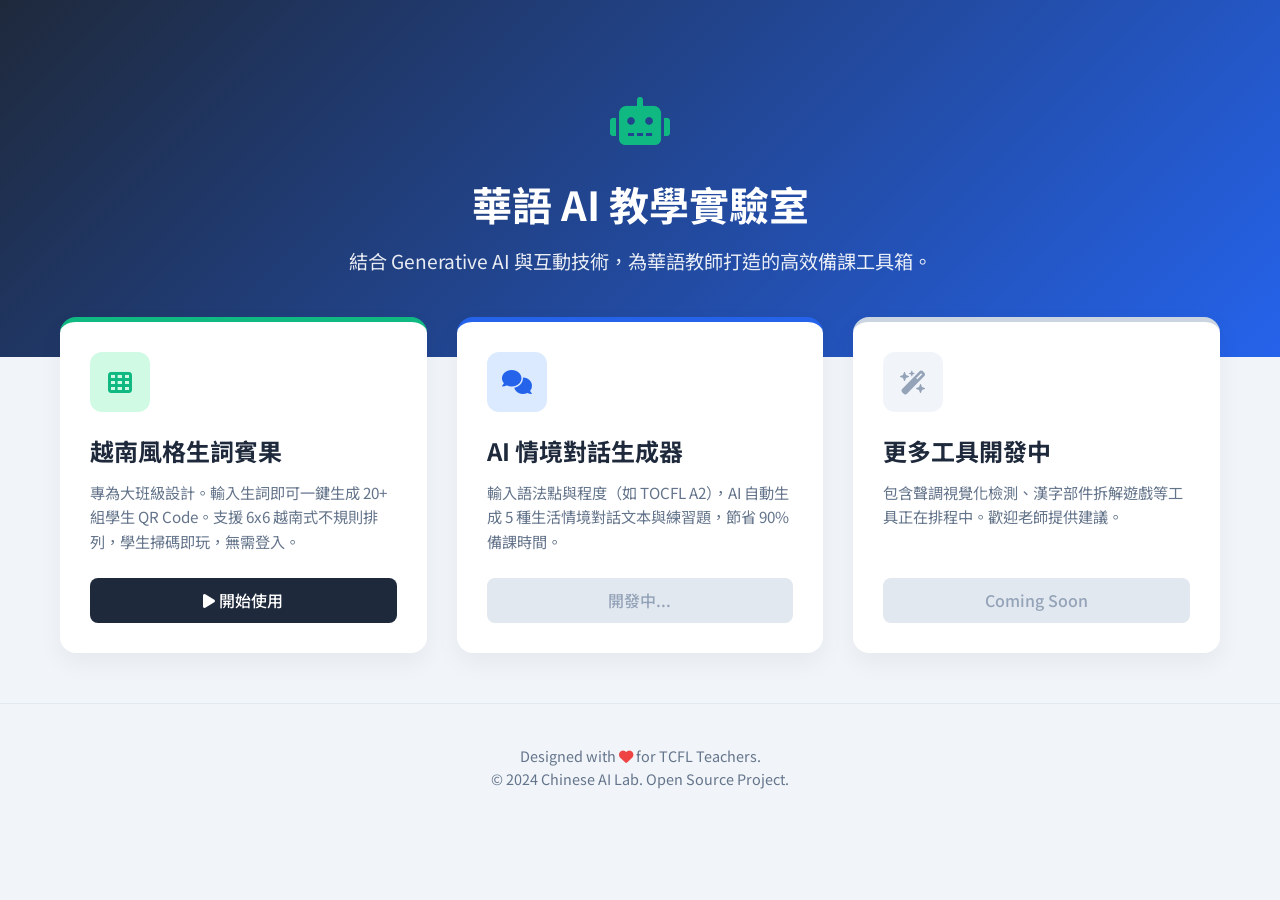
<file: index.html>
<!DOCTYPE html>
<html lang="zh-TW">
<head>
    <meta charset="UTF-8">
    <meta name="viewport" content="width=device-width, initial-scale=1.0">
    <title>華語 AI 教學實驗室 | Chinese AI Lab</title>
    <link href="https://fonts.googleapis.com/css2?family=Noto+Sans+TC:wght@300;500;700&display=swap" rel="stylesheet">
    <link rel="stylesheet" href="https://cdnjs.cloudflare.com/ajax/libs/font-awesome/6.0.0/css/all.min.css">
    <style>
        :root {
            --primary: #2563eb;       /* 科技藍 */
            --secondary: #10b981;     /* 活力綠 */
            --dark: #1e293b;          /* 深灰背景 */
            --light: #f8fafc;         /* 淺白文字 */
            --card-bg: #ffffff;
            --text-gray: #64748b;
        }

        * {
            box-sizing: border-box;
            margin: 0;
            padding: 0;
        }

        body {
            font-family: 'Noto Sans TC', sans-serif;
            background-color: #f1f5f9;
            color: var(--dark);
            line-height: 1.6;
        }

        /* --- Header / Hero Section --- */
        header {
            background: linear-gradient(135deg, var(--dark) 0%, var(--primary) 100%);
            color: white;
            padding: 80px 20px;
            text-align: center;
        }

        .hero-icon {
            font-size: 3rem;
            margin-bottom: 15px;
            color: var(--secondary);
        }

        h1 {
            font-size: 2.5rem;
            margin-bottom: 10px;
            font-weight: 700;
        }

        .subtitle {
            font-size: 1.2rem;
            opacity: 0.9;
            max-width: 600px;
            margin: 0 auto;
        }

        /* --- Main Container --- */
        .container {
            max-width: 1200px;
            margin: -40px auto 50px; /* 向上重疊 Header */
            padding: 0 20px;
            position: relative;
            z-index: 10;
        }

        /* --- Tool Grid --- */
        .grid {
            display: grid;
            grid-template-columns: repeat(auto-fit, minmax(300px, 1fr));
            gap: 30px;
        }

        /* --- Card Design --- */
        .card {
            background: var(--card-bg);
            border-radius: 16px;
            padding: 30px;
            box-shadow: 0 10px 25px rgba(0,0,0,0.05);
            transition: transform 0.3s ease, box-shadow 0.3s ease;
            display: flex;
            flex-direction: column;
            justify-content: space-between;
            border-top: 5px solid transparent;
        }

        .card:hover {
            transform: translateY(-5px);
            box-shadow: 0 20px 30px rgba(0,0,0,0.1);
        }

        /* Specific border colors for tools */
        .card.bingo { border-top-color: var(--secondary); }
        .card.chat { border-top-color: var(--primary); }
        .card.soon { border-top-color: #cbd5e1; }

        .card-icon {
            width: 60px;
            height: 60px;
            border-radius: 12px;
            display: flex;
            align-items: center;
            justify-content: center;
            font-size: 1.5rem;
            margin-bottom: 20px;
        }

        .bingo .card-icon { background: #d1fae5; color: var(--secondary); }
        .chat .card-icon { background: #dbeafe; color: var(--primary); }
        .soon .card-icon { background: #f1f5f9; color: #94a3b8; }

        .card h3 {
            font-size: 1.5rem;
            margin-bottom: 10px;
        }

        .card p {
            color: var(--text-gray);
            margin-bottom: 25px;
            font-size: 0.95rem;
        }

        .btn {
            display: inline-block;
            text-decoration: none;
            padding: 10px 20px;
            border-radius: 8px;
            font-weight: 500;
            text-align: center;
            transition: background 0.3s;
        }

        .btn-primary {
            background-color: var(--dark);
            color: white;
        }
        
        .btn-primary:hover {
            background-color: var(--primary);
        }

        .btn-disabled {
            background-color: #e2e8f0;
            color: #94a3b8;
            cursor: not-allowed;
        }

        /* --- Footer --- */
        footer {
            text-align: center;
            padding: 40px 20px;
            color: var(--text-gray);
            font-size: 0.9rem;
            border-top: 1px solid #e2e8f0;
        }

        footer i {
            color: #ef4444;
        }

        /* --- Responsive --- */
        @media (max-width: 768px) {
            h1 { font-size: 2rem; }
            .container { margin-top: 20px; }
        }
    </style>
</head>
<body>

    <header>
        <div class="hero-icon"><i class="fa-solid fa-robot"></i></div>
        <h1>華語 AI 教學實驗室</h1>
        <p class="subtitle">結合 Generative AI 與互動技術，為華語教師打造的高效備課工具箱。</p>
    </header>

    <div class="container">
        <div class="grid">
            
            <div class="card bingo">
                <div>
                    <div class="card-icon">
                        <i class="fa-solid fa-table-cells"></i>
                    </div>
                    <h3>越南風格生詞賓果</h3>
                    <p>專為大班級設計。輸入生詞即可一鍵生成 20+ 組學生 QR Code。支援 6x6 越南式不規則排列，學生掃碼即玩，無需登入。</p>
                </div>
                <a href="bingo.html" class="btn btn-primary" target="_blank">
                    <i class="fa-solid fa-play"></i> 開始使用
                </a>
            </div>

            <div class="card chat">
                <div>
                    <div class="card-icon">
                        <i class="fa-solid fa-comments"></i>
                    </div>
                    <h3>AI 情境對話生成器</h3>
                    <p>輸入語法點與程度（如 TOCFL A2），AI 自動生成 5 種生活情境對話文本與練習題，節省 90% 備課時間。</p>
                </div>
                <span class="btn btn-disabled">開發中...</span>
            </div>

            <div class="card soon">
                <div>
                    <div class="card-icon">
                        <i class="fa-solid fa-wand-magic-sparkles"></i>
                    </div>
                    <h3>更多工具開發中</h3>
                    <p>包含聲調視覺化檢測、漢字部件拆解遊戲等工具正在排程中。歡迎老師提供建議。</p>
                </div>
                <span class="btn btn-disabled">Coming Soon</span>
            </div>

        </div>
    </div>

    <footer>
        <p>Designed with <i class="fa-solid fa-heart"></i> for TCFL Teachers.</p>
        <p>&copy; 2024 Chinese AI Lab. Open Source Project.</p>
    </footer>

</body>
</html>
</file>
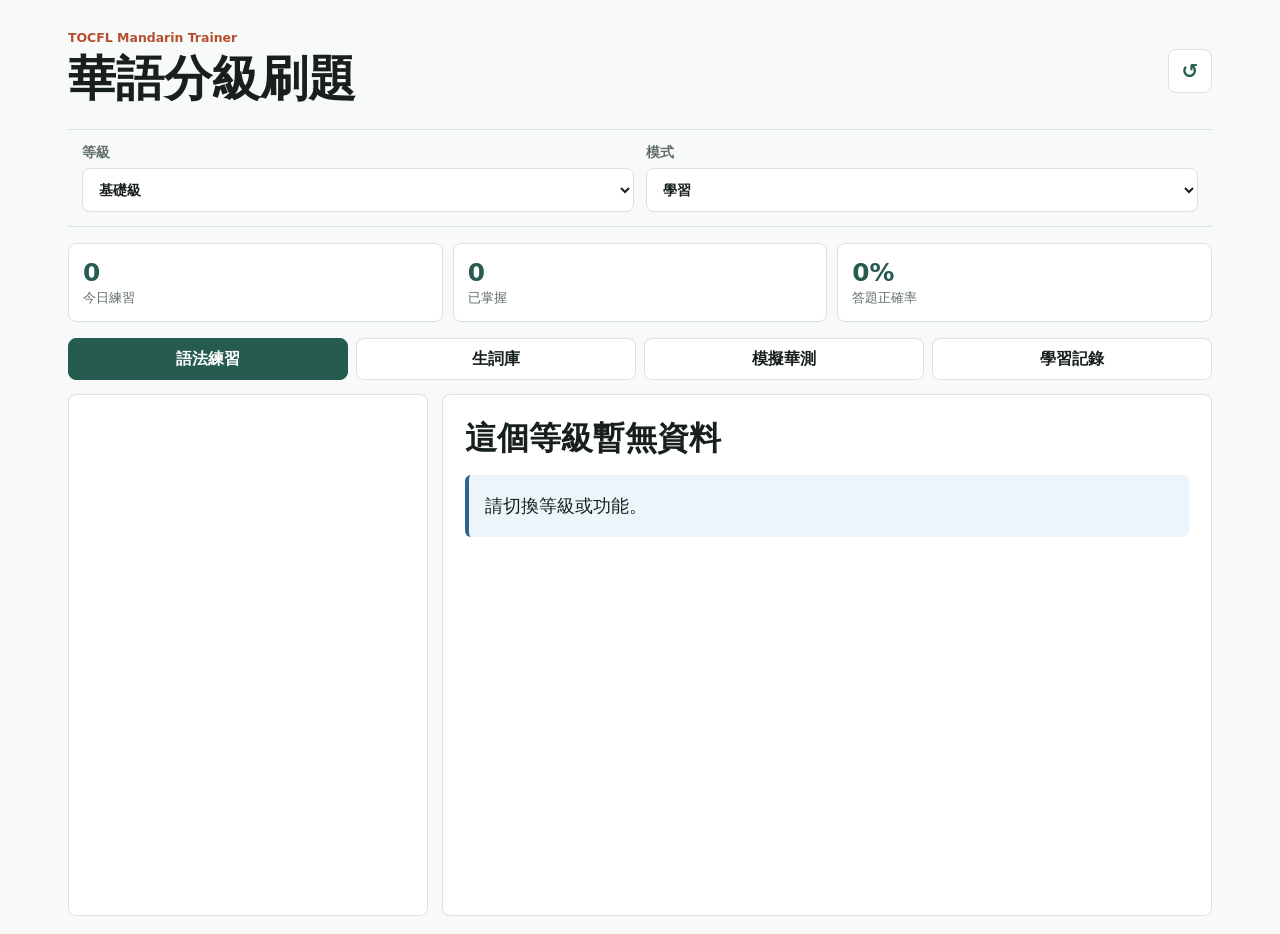
<file: mandarin-trainer/index.html>
<!doctype html>
<html lang="zh-Hant">
  <head>
    <meta charset="utf-8" />
    <meta name="viewport" content="width=device-width, initial-scale=1" />
    <meta name="theme-color" content="#255c4f" />
    <title>華語分級刷題</title>
    <link rel="manifest" href="./manifest.webmanifest" />
    <link rel="stylesheet" href="./styles.css" />
  </head>
  <body>
    <div class="app-shell">
      <header class="topbar">
        <div>
          <p class="eyebrow">TOCFL Mandarin Trainer</p>
          <h1>華語分級刷題</h1>
        </div>
        <button class="icon-button" id="resetProgress" title="清除本機學習紀錄" aria-label="清除本機學習紀錄">↺</button>
      </header>

      <main>
        <section class="control-band" aria-label="學習設定">
          <label>
            等級
            <select id="levelSelect"></select>
          </label>
          <label>
            模式
            <select id="modeSelect">
              <option value="learn">學習</option>
              <option value="review">複習</option>
              <option value="practice">練習</option>
            </select>
          </label>
        </section>

        <section class="stats-grid" aria-label="學習記錄">
          <article>
            <span id="todayCount">0</span>
            <p>今日練習</p>
          </article>
          <article>
            <span id="masteredCount">0</span>
            <p>已掌握</p>
          </article>
          <article>
            <span id="accuracyCount">0%</span>
            <p>答題正確率</p>
          </article>
        </section>

        <nav class="tabs" aria-label="功能">
          <button class="active" data-view="grammar">語法練習</button>
          <button data-view="vocab">生詞庫</button>
          <button data-view="tocfl">模擬華測</button>
          <button data-view="records">學習記錄</button>
        </nav>

        <section class="workspace">
          <div class="panel-list" id="itemList" aria-label="教材列表"></div>
          <article class="study-card" id="studyCard" aria-live="polite"></article>
        </section>
      </main>
    </div>

    <script src="./app.js" type="module"></script>
  </body>
</html>
</file>
<file: mandarin-trainer/styles.css>
:root {
  color-scheme: light;
  --ink: #17201d;
  --muted: #5f6e68;
  --line: #d8e2de;
  --paper: #f7faf8;
  --surface: #ffffff;
  --accent: #255c4f;
  --accent-2: #b64f2f;
  --accent-3: #2f638f;
  --ok: #247a52;
  --bad: #b33434;
}

* {
  box-sizing: border-box;
}

body {
  margin: 0;
  min-height: 100vh;
  background: var(--paper);
  color: var(--ink);
  font-family: "Noto Sans TC", "Microsoft JhengHei", system-ui, sans-serif;
}

button,
select {
  font: inherit;
}

.app-shell {
  width: min(1180px, 100%);
  margin: 0 auto;
  padding: 18px;
}

.topbar {
  display: flex;
  align-items: center;
  justify-content: space-between;
  gap: 16px;
  padding: 12px 0 18px;
}

.eyebrow {
  margin: 0 0 2px;
  color: var(--accent-2);
  font-size: 0.78rem;
  font-weight: 800;
  letter-spacing: 0;
}

h1 {
  margin: 0;
  font-size: clamp(1.8rem, 4vw, 3rem);
}

.icon-button {
  width: 44px;
  height: 44px;
  border-radius: 8px;
  border: 1px solid var(--line);
  background: var(--surface);
  color: var(--accent);
  font-size: 1.25rem;
  font-weight: 800;
}

.control-band {
  display: grid;
  grid-template-columns: repeat(2, minmax(0, 1fr));
  gap: 12px;
  padding: 14px;
  border-block: 1px solid var(--line);
}

label {
  display: grid;
  gap: 6px;
  color: var(--muted);
  font-size: 0.86rem;
  font-weight: 700;
}

select {
  min-height: 44px;
  border: 1px solid var(--line);
  border-radius: 8px;
  background: var(--surface);
  color: var(--ink);
  padding: 0 12px;
}

.stats-grid {
  display: grid;
  grid-template-columns: repeat(3, minmax(0, 1fr));
  gap: 10px;
  margin: 16px 0;
}

.stats-grid article {
  background: var(--surface);
  border: 1px solid var(--line);
  border-radius: 8px;
  padding: 14px;
}

.stats-grid span {
  display: block;
  font-size: 1.55rem;
  font-weight: 900;
  color: var(--accent);
}

.stats-grid p {
  margin: 2px 0 0;
  color: var(--muted);
  font-size: 0.84rem;
}

.tabs {
  display: grid;
  grid-template-columns: repeat(4, minmax(0, 1fr));
  gap: 8px;
  margin-bottom: 14px;
}

.tabs button,
.answer-button,
.primary-button,
.ghost-button {
  min-height: 42px;
  border: 1px solid var(--line);
  border-radius: 8px;
  background: var(--surface);
  color: var(--ink);
  font-weight: 800;
}

.tabs button.active,
.primary-button {
  background: var(--accent);
  color: white;
  border-color: var(--accent);
}

.workspace {
  display: grid;
  grid-template-columns: minmax(240px, 360px) 1fr;
  gap: 14px;
  align-items: start;
}

.panel-list,
.study-card {
  min-height: 58vh;
  background: var(--surface);
  border: 1px solid var(--line);
  border-radius: 8px;
}

.panel-list {
  overflow: auto;
  max-height: 68vh;
}

.list-item {
  width: 100%;
  display: grid;
  gap: 4px;
  padding: 12px 14px;
  border: 0;
  border-bottom: 1px solid var(--line);
  background: transparent;
  color: inherit;
  text-align: left;
}

.list-item.active {
  background: #e9f2ee;
  border-left: 4px solid var(--accent);
}

.list-item strong {
  font-size: 1rem;
}

.list-item span {
  color: var(--muted);
  font-size: 0.82rem;
}

.study-card {
  padding: 22px;
}

.study-card h2 {
  margin: 0 0 8px;
  font-size: clamp(1.35rem, 2.5vw, 2.2rem);
}

.tag-row {
  display: flex;
  flex-wrap: wrap;
  gap: 8px;
  margin: 10px 0 18px;
}

.tag {
  display: inline-flex;
  align-items: center;
  min-height: 28px;
  border-radius: 6px;
  background: #edf3f0;
  color: var(--accent);
  padding: 0 8px;
  font-size: 0.82rem;
  font-weight: 800;
}

.prompt {
  margin: 14px 0;
  padding: 16px;
  border-left: 4px solid var(--accent-3);
  background: #eef5fa;
  border-radius: 6px;
  font-size: 1.12rem;
  line-height: 1.7;
}

.answers {
  display: grid;
  gap: 10px;
  margin-top: 14px;
}

.answer-button {
  padding: 10px 12px;
  text-align: left;
}

.answer-button.correct {
  border-color: var(--ok);
  background: #e8f5ef;
  color: var(--ok);
}

.answer-button.wrong {
  border-color: var(--bad);
  background: #faecec;
  color: var(--bad);
}

.action-row {
  display: flex;
  flex-wrap: wrap;
  gap: 10px;
  margin-top: 18px;
}

.primary-button,
.ghost-button {
  padding: 0 14px;
}

.record-table {
  width: 100%;
  border-collapse: collapse;
  margin-top: 12px;
}

.record-table th,
.record-table td {
  border-bottom: 1px solid var(--line);
  padding: 10px 8px;
  text-align: left;
}

.record-table th {
  color: var(--muted);
  font-size: 0.85rem;
}

@media (max-width: 780px) {
  .app-shell {
    padding: 14px;
  }

  .control-band,
  .stats-grid,
  .tabs,
  .workspace {
    grid-template-columns: 1fr;
  }

  .panel-list,
  .study-card {
    min-height: auto;
  }

  .panel-list {
    max-height: 240px;
  }
}
</file>
